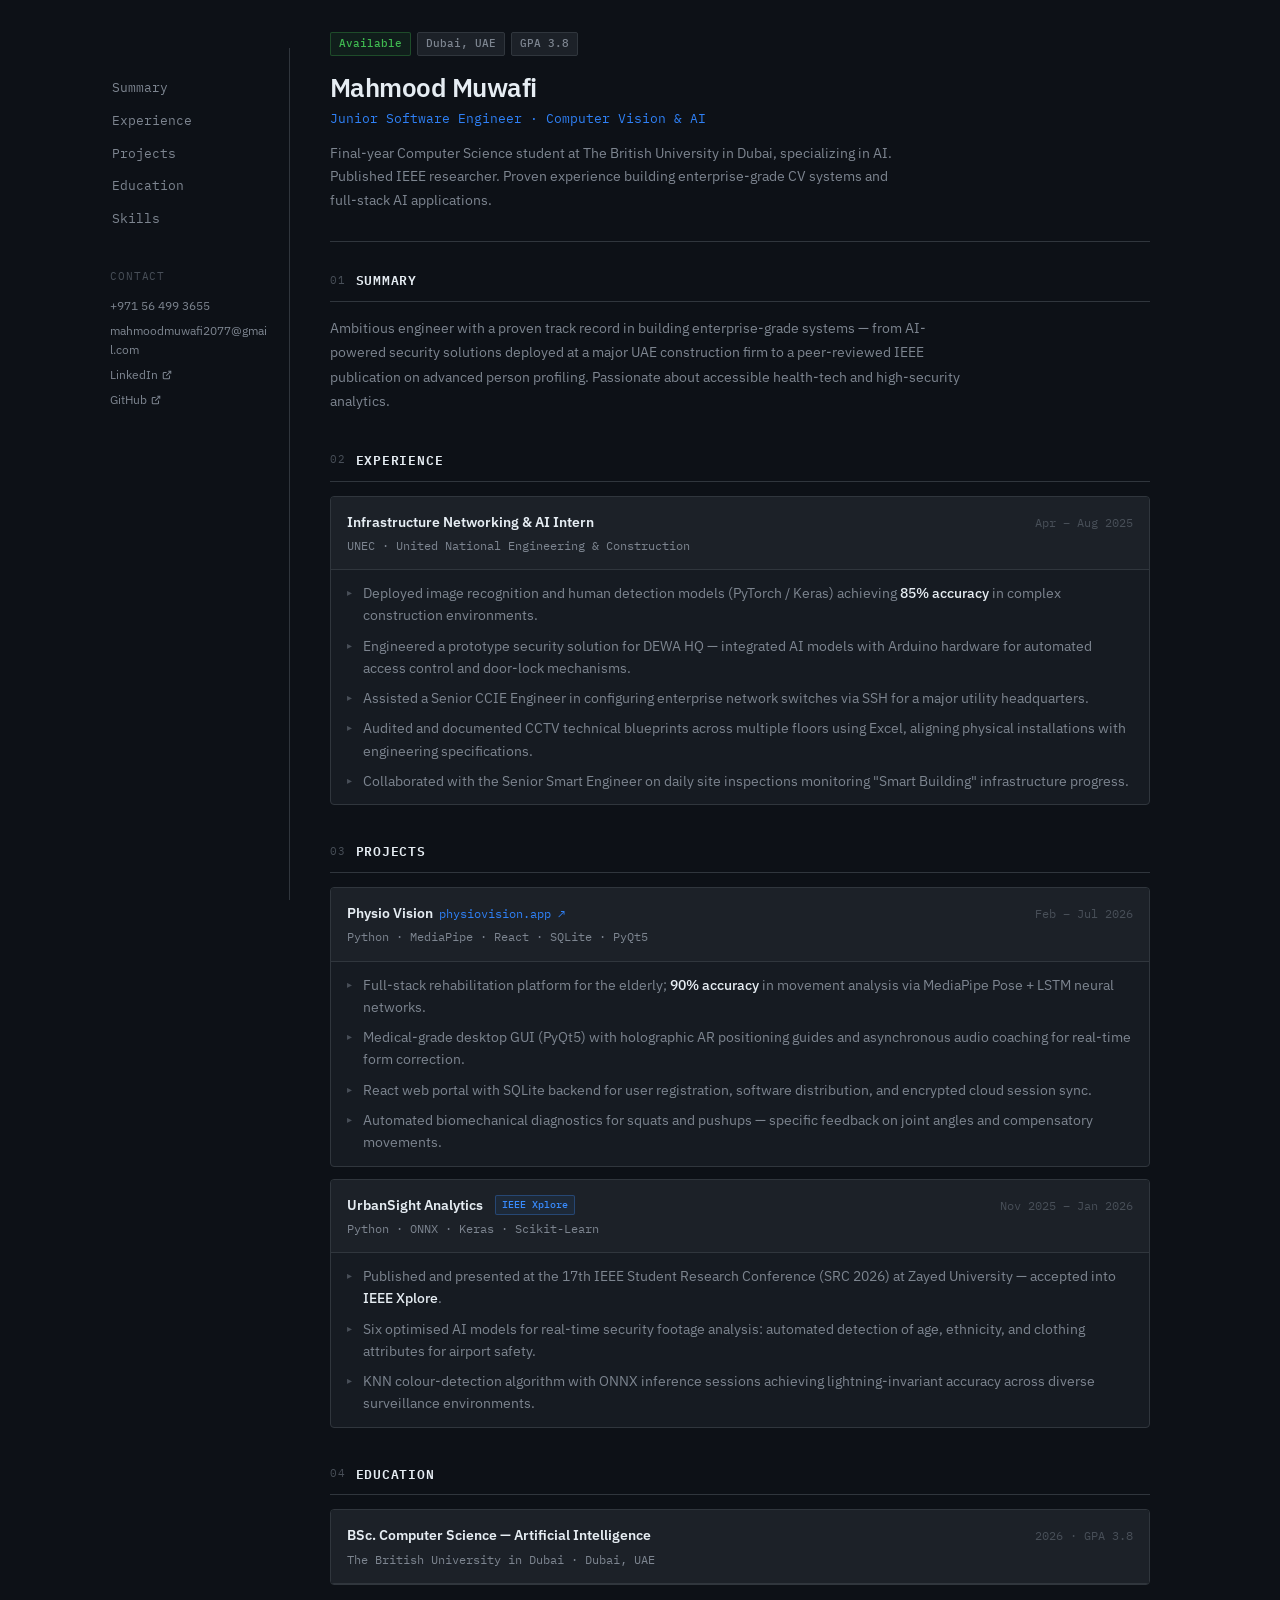
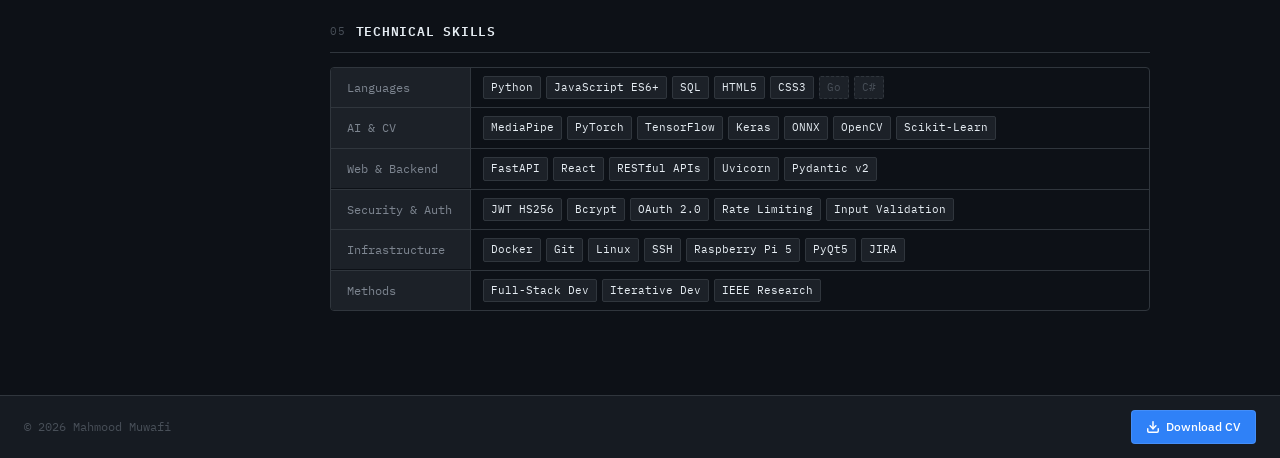
<file: index.html>
<!DOCTYPE html>
<html lang="en">
<head>
  <meta charset="UTF-8" />
  <meta name="viewport" content="width=device-width, initial-scale=1.0" />
  <title>Mahmood Muwafi — Software Engineer</title>
  <link rel="stylesheet" href="style.css" />
  <link rel="preconnect" href="https://fonts.googleapis.com" />
  <link rel="preconnect" href="https://fonts.gstatic.com" crossorigin />
  <link href="https://fonts.googleapis.com/css2?family=IBM+Plex+Mono:wght@400;500&family=IBM+Plex+Sans:wght@300;400;500;600&display=swap" rel="stylesheet" />
</head>
<body>



  <div class="layout">

    <!-- SIDEBAR -->
    <aside class="sidebar">
      <nav class="sidenav">
        <a href="#summary" class="sidenav-item">Summary</a>
        <a href="#experience" class="sidenav-item">Experience</a>
        <a href="#projects" class="sidenav-item">Projects</a>
        <a href="#education" class="sidenav-item">Education</a>
        <a href="#skills" class="sidenav-item">Skills</a>
      </nav>
      <div class="sidebar-contacts">
        <span class="sidebar-heading">Contact</span>
        <a href="tel:+971564993655" class="contact-link">+971 56 499 3655</a>
        <a href="mailto:mahmoodmuwafi2077@gmail.com" class="contact-link">mahmoodmuwafi2077@gmail.com</a>
        <a href="https://www.linkedin.com/in/mahmood-mw/" target="_blank" class="contact-link contact-ext">
          LinkedIn
          <svg width="10" height="10" viewBox="0 0 24 24" fill="none" stroke="currentColor" stroke-width="2.5"><path d="M18 13v6a2 2 0 0 1-2 2H5a2 2 0 0 1-2-2V8a2 2 0 0 1 2-2h6"/><polyline points="15 3 21 3 21 9"/><line x1="10" y1="14" x2="21" y2="3"/></svg>
        </a>
        <a href="https://github.com/wideindeed" target="_blank" class="contact-link contact-ext">
          GitHub
          <svg width="10" height="10" viewBox="0 0 24 24" fill="none" stroke="currentColor" stroke-width="2.5"><path d="M18 13v6a2 2 0 0 1-2 2H5a2 2 0 0 1-2-2V8a2 2 0 0 1 2-2h6"/><polyline points="15 3 21 3 21 9"/><line x1="10" y1="14" x2="21" y2="3"/></svg>
        </a>
      </div>
    </aside>

    <!-- MAIN CONTENT -->
    <main class="content">

      <!-- HERO -->
      <section class="hero">
        <div class="hero-meta">
          <span class="chip chip-green">Available</span>
          <span class="chip">Dubai, UAE</span>
          <span class="chip">GPA 3.8</span>
        </div>
        <h1>Mahmood Muwafi</h1>
        <p class="hero-title">Junior Software Engineer · Computer Vision &amp; AI</p>
        <p class="hero-desc">Final-year Computer Science student at The British University in Dubai, specializing in AI. Published IEEE researcher. Proven experience building enterprise-grade CV systems and full-stack AI applications.</p>
      </section>

      <hr class="divider" />

      <!-- SUMMARY -->
      <section class="section" id="summary">
        <h2 class="section-label">
          <span class="label-num">01</span>
          Summary
        </h2>
        <p class="body-text">Ambitious engineer with a proven track record in building enterprise-grade systems — from AI-powered security solutions deployed at a major UAE construction firm to a peer-reviewed IEEE publication on advanced person profiling. Passionate about accessible health-tech and high-security analytics.</p>
      </section>

      <!-- EXPERIENCE -->
      <section class="section" id="experience">
        <h2 class="section-label">
          <span class="label-num">02</span>
          Experience
        </h2>
        <div class="card">
          <div class="card-header">
            <div class="card-header-left">
              <span class="card-title">Infrastructure Networking &amp; AI Intern</span>
              <span class="card-org">UNEC · United National Engineering &amp; Construction</span>
            </div>
            <span class="card-date">Apr – Aug 2025</span>
          </div>
          <ul class="card-list">
            <li>Deployed image recognition and human detection models (PyTorch / Keras) achieving <strong>85% accuracy</strong> in complex construction environments.</li>
            <li>Engineered a prototype security solution for DEWA HQ — integrated AI models with Arduino hardware for automated access control and door-lock mechanisms.</li>
            <li>Assisted a Senior CCIE Engineer in configuring enterprise network switches via SSH for a major utility headquarters.</li>
            <li>Audited and documented CCTV technical blueprints across multiple floors using Excel, aligning physical installations with engineering specifications.</li>
            <li>Collaborated with the Senior Smart Engineer on daily site inspections monitoring "Smart Building" infrastructure progress.</li>
          </ul>
        </div>
      </section>

      <!-- PROJECTS -->
      <section class="section" id="projects">
        <h2 class="section-label">
          <span class="label-num">03</span>
          Projects
        </h2>

        <div class="card">
          <div class="card-header">
            <div class="card-header-left">
              <span class="card-title">
                Physio Vision
                <a href="https://physiovision.app" target="_blank" class="card-link">physiovision.app ↗</a>
              </span>
              <span class="card-org">Python · MediaPipe · React · SQLite · PyQt5</span>
            </div>
            <span class="card-date">Feb – Jul 2026</span>
          </div>
          <ul class="card-list">
            <li>Full-stack rehabilitation platform for the elderly; <strong>90% accuracy</strong> in movement analysis via MediaPipe Pose + LSTM neural networks.</li>
            <li>Medical-grade desktop GUI (PyQt5) with holographic AR positioning guides and asynchronous audio coaching for real-time form correction.</li>
            <li>React web portal with SQLite backend for user registration, software distribution, and encrypted cloud session sync.</li>
            <li>Automated biomechanical diagnostics for squats and pushups — specific feedback on joint angles and compensatory movements.</li>
          </ul>
        </div>

        <div class="card">
          <div class="card-header">
            <div class="card-header-left">
              <span class="card-title">
                UrbanSight Analytics
                <span class="chip chip-blue">IEEE Xplore</span>
              </span>
              <span class="card-org">Python · ONNX · Keras · Scikit-Learn</span>
            </div>
            <span class="card-date">Nov 2025 – Jan 2026</span>
          </div>
          <ul class="card-list">
            <li>Published and presented at the 17th IEEE Student Research Conference (SRC 2026) at Zayed University — accepted into <strong>IEEE Xplore</strong>.</li>
            <li>Six optimised AI models for real-time security footage analysis: automated detection of age, ethnicity, and clothing attributes for airport safety.</li>
            <li>KNN colour-detection algorithm with ONNX inference sessions achieving lightning-invariant accuracy across diverse surveillance environments.</li>
          </ul>
        </div>
      </section>

      <!-- EDUCATION -->
      <section class="section" id="education">
        <h2 class="section-label">
          <span class="label-num">04</span>
          Education
        </h2>
        <div class="card">
          <div class="card-header">
            <div class="card-header-left">
              <span class="card-title">BSc. Computer Science — Artificial Intelligence</span>
              <span class="card-org">The British University in Dubai · Dubai, UAE</span>
            </div>
            <span class="card-date">2026 · GPA 3.8</span>
          </div>
        </div>
      </section>

      <!-- SKILLS -->
      <section class="section" id="skills">
        <h2 class="section-label">
          <span class="label-num">05</span>
          Technical Skills
        </h2>
        <div class="skills-table">
          <div class="skills-row">
            <span class="skills-key">Languages</span>
            <div class="skills-val">
              <span class="tag">Python</span><span class="tag">JavaScript ES6+</span><span class="tag">SQL</span><span class="tag">HTML5</span><span class="tag">CSS3</span><span class="tag tag-dim">Go</span><span class="tag tag-dim">C#</span>
            </div>
          </div>
          <div class="skills-row">
            <span class="skills-key">AI &amp; CV</span>
            <div class="skills-val">
              <span class="tag">MediaPipe</span><span class="tag">PyTorch</span><span class="tag">TensorFlow</span><span class="tag">Keras</span><span class="tag">ONNX</span><span class="tag">OpenCV</span><span class="tag">Scikit-Learn</span>
            </div>
          </div>
          <div class="skills-row">
            <span class="skills-key">Web &amp; Backend</span>
            <div class="skills-val">
              <span class="tag">FastAPI</span><span class="tag">React</span><span class="tag">RESTful APIs</span><span class="tag">Uvicorn</span><span class="tag">Pydantic v2</span>
            </div>
          </div>
          <div class="skills-row">
            <span class="skills-key">Security &amp; Auth</span>
            <div class="skills-val">
              <span class="tag">JWT HS256</span><span class="tag">Bcrypt</span><span class="tag">OAuth 2.0</span><span class="tag">Rate Limiting</span><span class="tag">Input Validation</span>
            </div>
          </div>
          <div class="skills-row">
            <span class="skills-key">Infrastructure</span>
            <div class="skills-val">
              <span class="tag">Docker</span><span class="tag">Git</span><span class="tag">Linux</span><span class="tag">SSH</span><span class="tag">Raspberry Pi 5</span><span class="tag">PyQt5</span><span class="tag">JIRA</span>
            </div>
          </div>
          <div class="skills-row">
            <span class="skills-key">Methods</span>
            <div class="skills-val">
              <span class="tag">Full-Stack Dev</span><span class="tag">Iterative Dev</span><span class="tag">IEEE Research</span>
            </div>
          </div>
        </div>
      </section>

    </main>
  </div>

  <footer class="footer">
    <span class="footer-copy">© 2026 Mahmood Muwafi</span>
    <a class="btn-download" href="Resume2026.docx" download>
      <svg width="14" height="14" viewBox="0 0 24 24" fill="none" stroke="currentColor" stroke-width="2.5" stroke-linecap="round" stroke-linejoin="round"><path d="M21 15v4a2 2 0 0 1-2 2H5a2 2 0 0 1-2-2v-4"/><polyline points="7 10 12 15 17 10"/><line x1="12" y1="15" x2="12" y2="3"/></svg>
      Download CV
    </a>
  </footer>

</body>
</html>
</file>
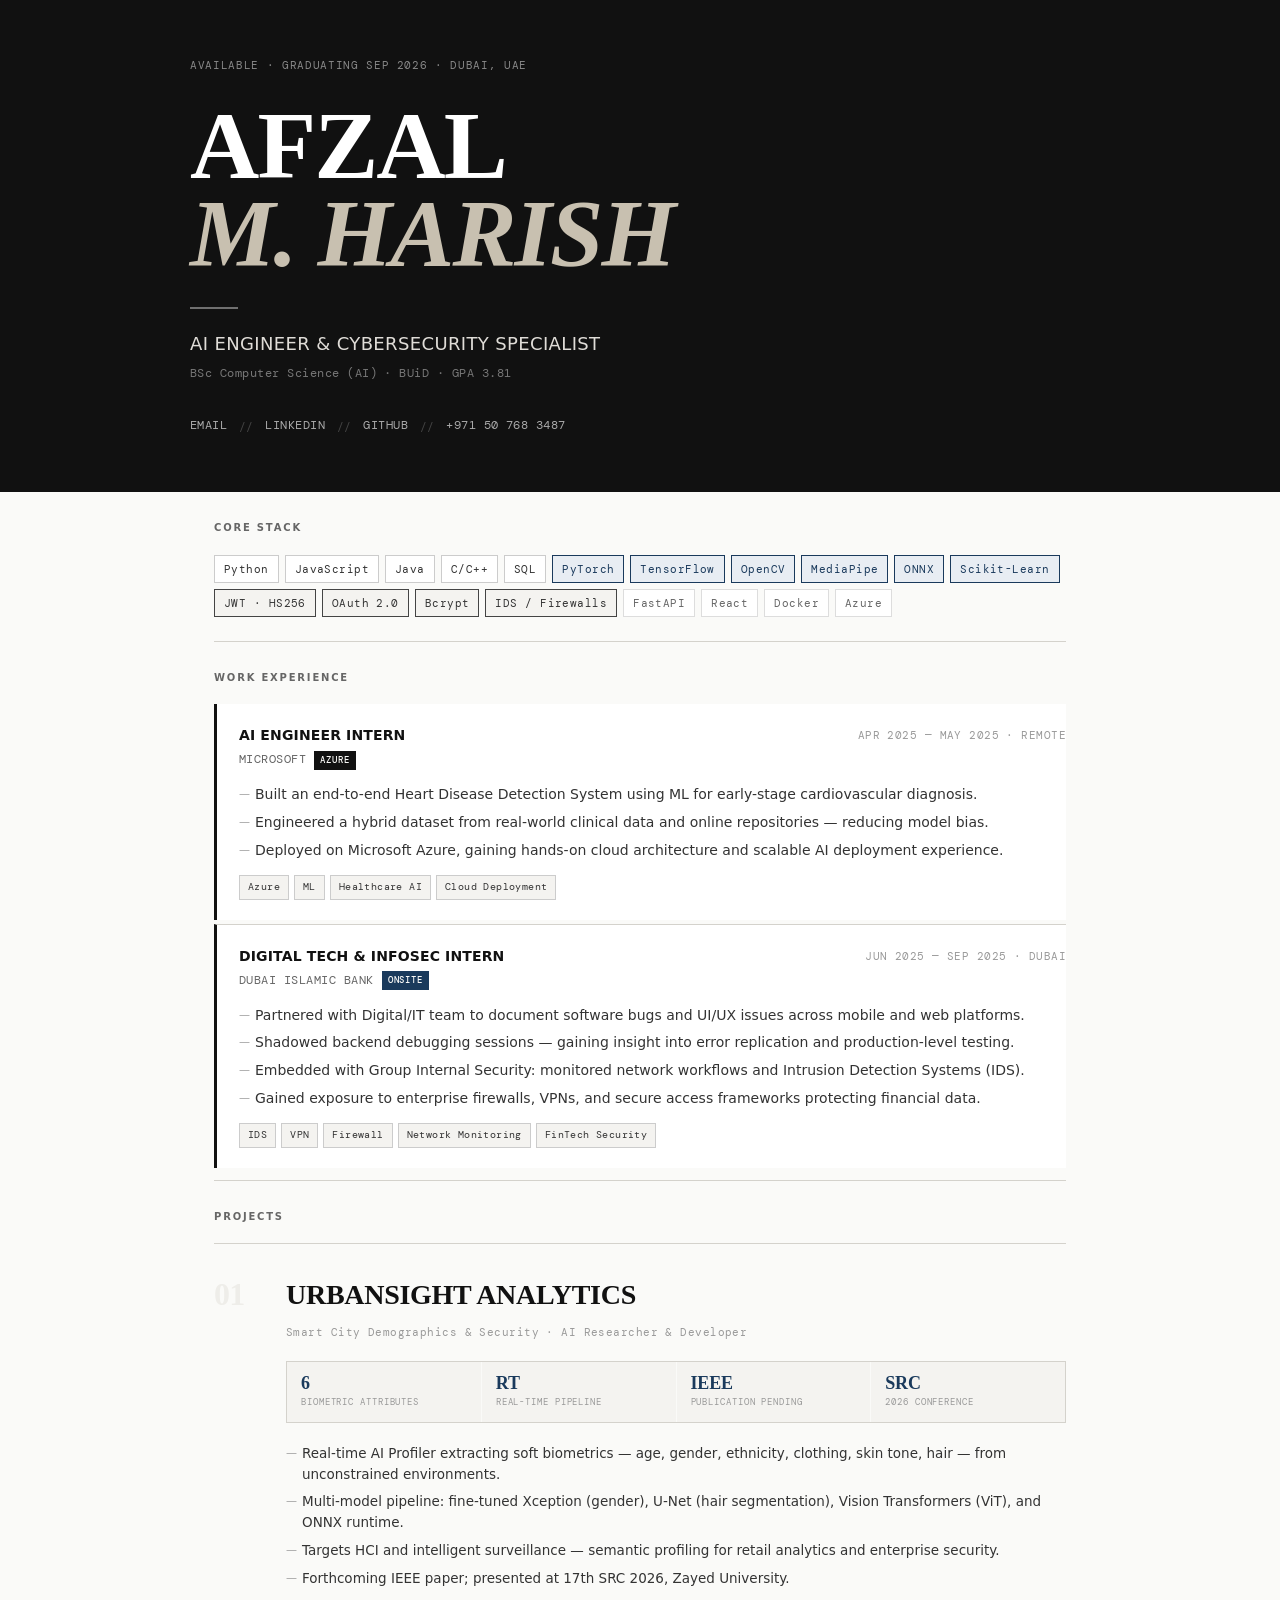
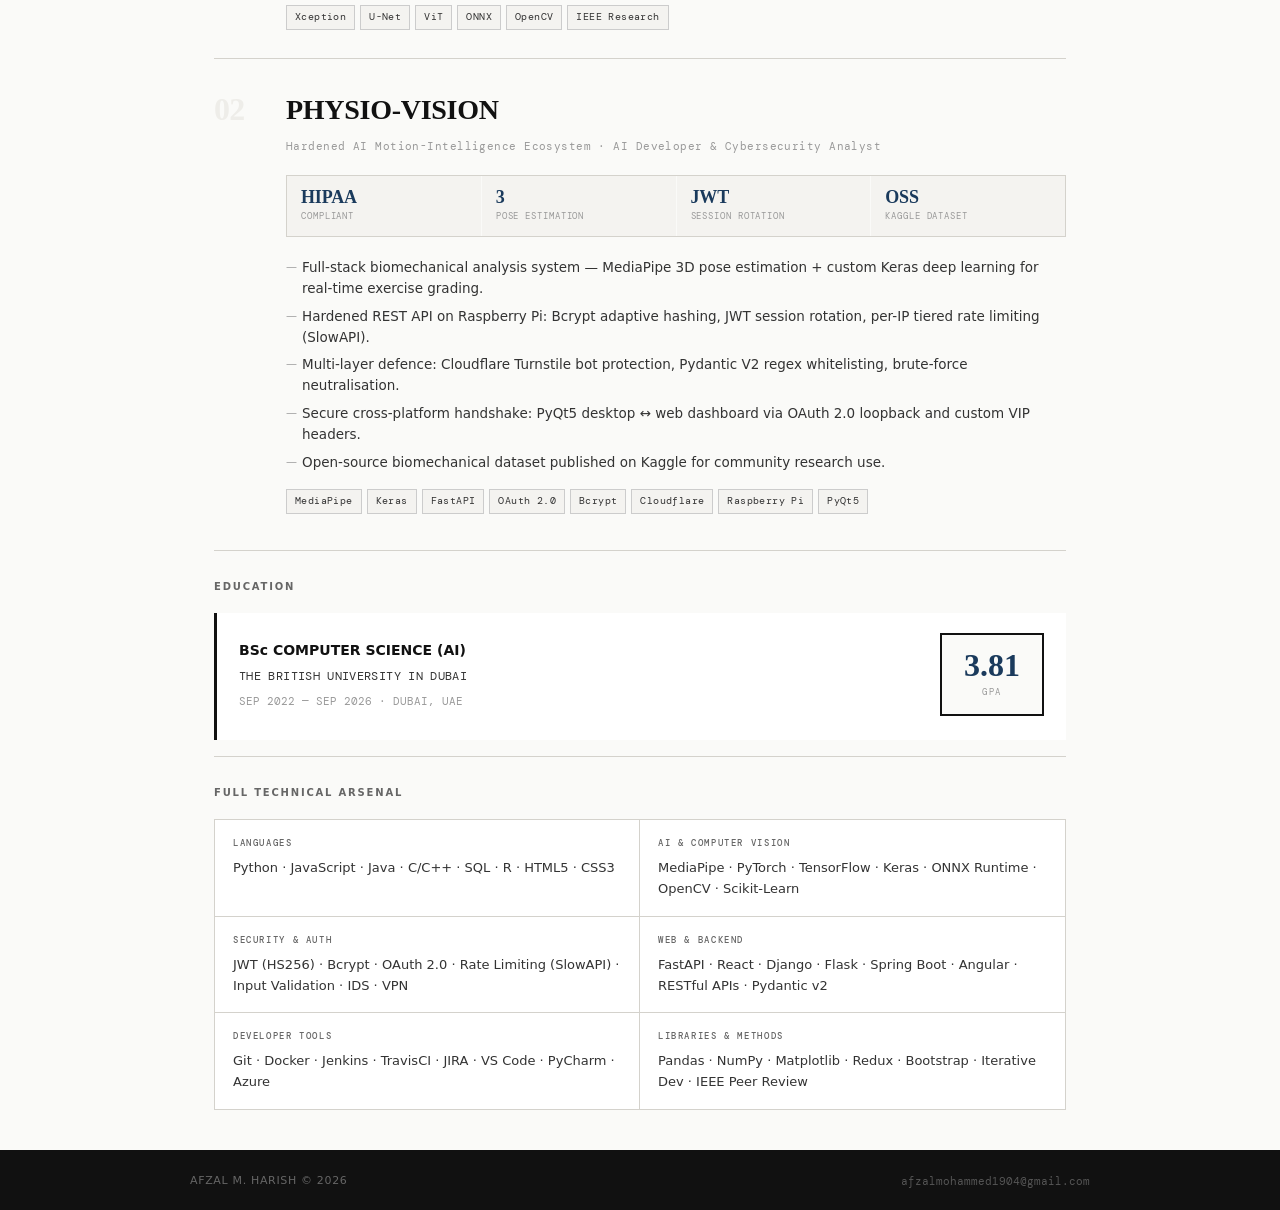
<file: index_af.html>
<!DOCTYPE html>
<html lang="en">
<head>
  <meta charset="UTF-8" />
  <meta name="viewport" content="width=device-width, initial-scale=1.0" />
  <title>AFZAL M. HARISH — AI & SECURITY ENGINEER</title>
  <link rel="preconnect" href="https://fonts.googleapis.com" />
  <link rel="preconnect" href="https://fonts.gstatic.com" crossorigin />
  <link href="https://fonts.googleapis.com/css2?family=Syncopate:wght@400;700&family=DM+Mono:wght@300;400;500&family=Space+Grotesk:wght@300;400;500;600&display=swap" rel="stylesheet" />
  <link rel="stylesheet" href="style_af.css" />
</head>
<body>


  <!-- HERO -->
  <header class="hero">
    <div class="hero__grid-overlay" aria-hidden="true"></div>
    <div class="hero__content">
      <div class="hero__status-line">
        <span class="pulse-dot"></span>
        <span>AVAILABLE · GRADUATING SEP 2026 · DUBAI, UAE</span>
      </div>
      <h1 class="hero__name">AFZAL<br/><em>M. HARISH</em></h1>
      <div class="hero__divider"></div>
      <p class="hero__title">AI ENGINEER &amp; CYBERSECURITY SPECIALIST</p>
      <p class="hero__sub">BSc Computer Science (AI) · BUiD · GPA 3.81</p>
      <div class="hero__links">
        <a href="mailto:afzalmohammed1904@gmail.com" class="hero__link">EMAIL</a>
        <span class="hero__link-sep">//</span>
        <a href="https://linkedin.com" class="hero__link">LINKEDIN</a>
        <span class="hero__link-sep">//</span>
        <a href="https://github.com" class="hero__link">GITHUB</a>
        <span class="hero__link-sep">//</span>
        <a href="tel:+971507683487" class="hero__link">+971 50 768 3487</a>
      </div>
    </div>
    <div class="hero__scan-line" aria-hidden="true"></div>
  </header>

  <main class="main-layout">

    <!-- ══════════════════ SKILLS STRIP ══════════════════ -->
    <section class="skills-strip" aria-label="Technical skills">
      <div class="section-label">CORE STACK</div>
      <div class="skills-strip__tags">
        <span class="tag tag--lang">Python</span>
        <span class="tag tag--lang">JavaScript</span>
        <span class="tag tag--lang">Java</span>
        <span class="tag tag--lang">C/C++</span>
        <span class="tag tag--lang">SQL</span>
        <span class="tag tag--ai">PyTorch</span>
        <span class="tag tag--ai">TensorFlow</span>
        <span class="tag tag--ai">OpenCV</span>
        <span class="tag tag--ai">MediaPipe</span>
        <span class="tag tag--ai">ONNX</span>
        <span class="tag tag--ai">Scikit-Learn</span>
        <span class="tag tag--sec">JWT · HS256</span>
        <span class="tag tag--sec">OAuth 2.0</span>
        <span class="tag tag--sec">Bcrypt</span>
        <span class="tag tag--sec">IDS / Firewalls</span>
        <span class="tag tag--web">FastAPI</span>
        <span class="tag tag--web">React</span>
        <span class="tag tag--web">Docker</span>
        <span class="tag tag--web">Azure</span>
      </div>
    </section>

    <div class="neon-rule"></div>

    <!-- ══════════════════ EXPERIENCE ══════════════════ -->
    <section class="section" id="experience">
      <div class="section-label">WORK EXPERIENCE</div>

      <article class="exp-block">
        <div class="exp-block__header">
          <div class="exp-block__meta">
            <span class="exp-block__role">AI ENGINEER INTERN</span>
            <span class="exp-block__company">MICROSOFT <span class="co-badge">AZURE</span></span>
          </div>
          <div class="exp-block__date">APR 2025 — MAY 2025 · REMOTE</div>
        </div>
        <ul class="exp-block__bullets">
          <li>Built an end-to-end Heart Disease Detection System using ML for early-stage cardiovascular diagnosis.</li>
          <li>Engineered a hybrid dataset from real-world clinical data and online repositories — reducing model bias.</li>
          <li>Deployed on Microsoft Azure, gaining hands-on cloud architecture and scalable AI deployment experience.</li>
        </ul>
        <div class="exp-block__tags">
          <span class="tag tag--sm">Azure</span>
          <span class="tag tag--sm">ML</span>
          <span class="tag tag--sm">Healthcare AI</span>
          <span class="tag tag--sm">Cloud Deployment</span>
        </div>
      </article>

      <article class="exp-block">
        <div class="exp-block__header">
          <div class="exp-block__meta">
            <span class="exp-block__role">DIGITAL TECH &amp; INFOSEC INTERN</span>
            <span class="exp-block__company">DUBAI ISLAMIC BANK <span class="co-badge co-badge--alt">ONSITE</span></span>
          </div>
          <div class="exp-block__date">JUN 2025 — SEP 2025 · DUBAI</div>
        </div>
        <ul class="exp-block__bullets">
          <li>Partnered with Digital/IT team to document software bugs and UI/UX issues across mobile and web platforms.</li>
          <li>Shadowed backend debugging sessions — gaining insight into error replication and production-level testing.</li>
          <li>Embedded with Group Internal Security: monitored network workflows and Intrusion Detection Systems (IDS).</li>
          <li>Gained exposure to enterprise firewalls, VPNs, and secure access frameworks protecting financial data.</li>
        </ul>
        <div class="exp-block__tags">
          <span class="tag tag--sm">IDS</span>
          <span class="tag tag--sm">VPN</span>
          <span class="tag tag--sm">Firewall</span>
          <span class="tag tag--sm">Network Monitoring</span>
          <span class="tag tag--sm">FinTech Security</span>
        </div>
      </article>
    </section>

    <div class="neon-rule"></div>

    <!-- ══════════════════ PROJECTS ══════════════════ -->
    <section class="section" id="projects">
      <div class="section-label">PROJECTS</div>

      <!-- Project 1 -->
      <article class="project-block">
        <div class="project-block__index" aria-hidden="true">01</div>
        <div class="project-block__body">
          <h2 class="project-block__title">URBANSIGHT ANALYTICS</h2>
          <p class="project-block__tagline">Smart City Demographics &amp; Security · AI Researcher &amp; Developer</p>

          <div class="project-metrics">
            <div class="metric">
              <span class="metric__val">6+</span>
              <span class="metric__key">BIOMETRIC ATTRIBUTES</span>
            </div>
            <div class="metric">
              <span class="metric__val">RT</span>
              <span class="metric__key">REAL-TIME PIPELINE</span>
            </div>
            <div class="metric">
              <span class="metric__val">IEEE</span>
              <span class="metric__key">PUBLICATION PENDING</span>
            </div>
            <div class="metric">
              <span class="metric__val">SRC</span>
              <span class="metric__key">2026 CONFERENCE</span>
            </div>
          </div>

          <ul class="project-block__bullets">
            <li>Real-time AI Profiler extracting soft biometrics — age, gender, ethnicity, clothing, skin tone, hair — from unconstrained environments.</li>
            <li>Multi-model pipeline: fine-tuned Xception (gender), U-Net (hair segmentation), Vision Transformers (ViT), and ONNX runtime.</li>
            <li>Targets HCI and intelligent surveillance — semantic profiling for retail analytics and enterprise security.</li>
            <li>Forthcoming IEEE paper; presented at 17th SRC 2026, Zayed University.</li>
          </ul>

          <div class="project-block__tags">
            <span class="tag tag--sm">Xception</span>
            <span class="tag tag--sm">U-Net</span>
            <span class="tag tag--sm">ViT</span>
            <span class="tag tag--sm">ONNX</span>
            <span class="tag tag--sm">OpenCV</span>
            <span class="tag tag--sm">IEEE Research</span>
          </div>
        </div>
      </article>

      <!-- Project 2 -->
      <article class="project-block">
        <div class="project-block__index" aria-hidden="true">02</div>
        <div class="project-block__body">
          <h2 class="project-block__title">PHYSIO-VISION</h2>
          <p class="project-block__tagline">Hardened AI Motion-Intelligence Ecosystem · AI Developer &amp; Cybersecurity Analyst</p>

          <div class="project-metrics">
            <div class="metric">
              <span class="metric__val">HIPAA</span>
              <span class="metric__key">COMPLIANT</span>
            </div>
            <div class="metric">
              <span class="metric__val">3D</span>
              <span class="metric__key">POSE ESTIMATION</span>
            </div>
            <div class="metric">
              <span class="metric__val">JWT</span>
              <span class="metric__key">SESSION ROTATION</span>
            </div>
            <div class="metric">
              <span class="metric__val">OSS</span>
              <span class="metric__key">KAGGLE DATASET</span>
            </div>
          </div>

          <ul class="project-block__bullets">
            <li>Full-stack biomechanical analysis system — MediaPipe 3D pose estimation + custom Keras deep learning for real-time exercise grading.</li>
            <li>Hardened REST API on Raspberry Pi: Bcrypt adaptive hashing, JWT session rotation, per-IP tiered rate limiting (SlowAPI).</li>
            <li>Multi-layer defence: Cloudflare Turnstile bot protection, Pydantic V2 regex whitelisting, brute-force neutralisation.</li>
            <li>Secure cross-platform handshake: PyQt5 desktop ↔ web dashboard via OAuth 2.0 loopback and custom VIP headers.</li>
            <li>Open-source biomechanical dataset published on Kaggle for community research use.</li>
          </ul>

          <div class="project-block__tags">
            <span class="tag tag--sm">MediaPipe</span>
            <span class="tag tag--sm">Keras</span>
            <span class="tag tag--sm">FastAPI</span>
            <span class="tag tag--sm">OAuth 2.0</span>
            <span class="tag tag--sm">Bcrypt</span>
            <span class="tag tag--sm">Cloudflare</span>
            <span class="tag tag--sm">Raspberry Pi</span>
            <span class="tag tag--sm">PyQt5</span>
          </div>
        </div>
      </article>
    </section>

    <div class="neon-rule"></div>

    <!-- ══════════════════ EDUCATION ══════════════════ -->
    <section class="section" id="education">
      <div class="section-label">EDUCATION</div>
      <div class="edu-block">
        <div class="edu-block__left">
          <span class="edu-block__degree">BSc COMPUTER SCIENCE (AI)</span>
          <span class="edu-block__school">THE BRITISH UNIVERSITY IN DUBAI</span>
          <span class="edu-block__dates">SEP 2022 — SEP 2026 · DUBAI, UAE</span>
        </div>
        <div class="edu-block__right">
          <div class="gpa-display">
            <span class="gpa-display__val">3.81</span>
            <span class="gpa-display__label">GPA</span>
          </div>
        </div>
      </div>
    </section>

    <div class="neon-rule"></div>

    <!-- ══════════════════ FULL TECH STACK ══════════════════ -->
    <section class="section" id="stack">
      <div class="section-label">FULL TECHNICAL ARSENAL</div>
      <div class="stack-grid">

        <div class="stack-category">
          <div class="stack-category__label">LANGUAGES</div>
          <div class="stack-category__items">Python · JavaScript · Java · C/C++ · SQL · R · HTML5 · CSS3</div>
        </div>

        <div class="stack-category">
          <div class="stack-category__label">AI &amp; COMPUTER VISION</div>
          <div class="stack-category__items">MediaPipe · PyTorch · TensorFlow · Keras · ONNX Runtime · OpenCV · Scikit-Learn</div>
        </div>

        <div class="stack-category">
          <div class="stack-category__label">SECURITY &amp; AUTH</div>
          <div class="stack-category__items">JWT (HS256) · Bcrypt · OAuth 2.0 · Rate Limiting (SlowAPI) · Input Validation · IDS · VPN</div>
        </div>

        <div class="stack-category">
          <div class="stack-category__label">WEB &amp; BACKEND</div>
          <div class="stack-category__items">FastAPI · React · Django · Flask · Spring Boot · Angular · RESTful APIs · Pydantic v2</div>
        </div>

        <div class="stack-category">
          <div class="stack-category__label">DEVELOPER TOOLS</div>
          <div class="stack-category__items">Git · Docker · Jenkins · TravisCI · JIRA · VS Code · PyCharm · Azure</div>
        </div>

        <div class="stack-category">
          <div class="stack-category__label">LIBRARIES &amp; METHODS</div>
          <div class="stack-category__items">Pandas · NumPy · Matplotlib · Redux · Bootstrap · Iterative Dev · IEEE Peer Review</div>
        </div>

      </div>
    </section>

  </main>

  <!-- FOOTER -->
  <footer class="footer">
    <div class="footer__inner">
      <span class="footer__name">AFZAL M. HARISH © 2026</span>
      <span class="footer__contact">afzalmohammed1904@gmail.com</span>
    </div>
  </footer>

  <script src="main_af.js"></script>
</body>
</html>
</file>
<file: style.css>
/* ── Reset ── */
*, *::before, *::after { box-sizing: border-box; margin: 0; padding: 0; }

/* ── Variables: Dark Slate IDE Theme ── */
:root {
  --bg:          #0d1117;
  --bg-raised:   #161b22;
  --bg-overlay:  #1c2128;
  --border:      #30363d;
  --border-hi:   #484f58;

  --text:        #e6edf3;
  --text-muted:  #7d8590;
  --text-dim:    #484f58;

  --accent:      #2f81f7;
  --accent-dim:  #1f6feb;
  --green:       #3fb950;
  --blue-chip:   #388bfd;

  --font-sans:   'IBM Plex Sans', 'Segoe UI', system-ui, sans-serif;
  --font-mono:   'IBM Plex Mono', 'Fira Code', 'Cascadia Code', monospace;

  --max:         1100px;
  --sidebar-w:   200px;
}

html { scroll-behavior: smooth; }

body {
  background: var(--bg);
  color: var(--text);
  font-family: var(--font-sans);
  font-size: 14px;
  line-height: 1.6;
  -webkit-font-smoothing: antialiased;
}

/* ── Nav ── */
.nav {
  position: sticky;
  top: 0;
  z-index: 200;
  background: var(--bg-raised);
  border-bottom: 1px solid var(--border);
  display: flex;
  align-items: center;
  justify-content: space-between;
  height: 48px;
  padding: 0 24px;
}

.nav-left {
  display: flex;
  align-items: center;
  gap: 6px;
  font-family: var(--font-mono);
  font-size: 13px;
}

.nav-badge {
  color: var(--green);
  font-size: 10px;
  line-height: 1;
}

.nav-name {
  color: var(--text);
  font-weight: 500;
}

.nav-role {
  color: var(--text-muted);
  font-weight: 400;
}

/* ── Download Button ── */
.btn-download {
  display: inline-flex;
  align-items: center;
  gap: 6px;
  background: var(--accent);
  color: #fff;
  text-decoration: none;
  font-size: 12px;
  font-weight: 500;
  padding: 6px 14px;
  border-radius: 4px;
  border: 1px solid rgba(255,255,255,0.1);
  white-space: nowrap;
  font-family: var(--font-sans);
}
.btn-download:hover {
  background: var(--accent-dim);
}

/* ── Two-column layout ── */
.layout {
  display: grid;
  grid-template-columns: var(--sidebar-w) 1fr;
  max-width: var(--max);
  margin: 0 auto;
  min-height: calc(100vh - 48px);
}

/* ── Sidebar ── */
.sidebar {
  border-right: 1px solid var(--border);
  padding: 24px 0;
  position: sticky;
  top: 48px;
  height: calc(100vh - 48px);
  overflow-y: auto;
  display: flex;
  flex-direction: column;
  gap: 32px;
}

.sidenav {
  display: flex;
  flex-direction: column;
}

.sidenav-item {
  display: block;
  padding: 6px 20px;
  font-size: 13px;
  color: var(--text-muted);
  text-decoration: none;
  border-left: 2px solid transparent;
  font-family: var(--font-mono);
}
.sidenav-item:hover {
  color: var(--text);
  border-left-color: var(--border-hi);
  background: var(--bg-overlay);
}

.sidebar-contacts {
  padding: 0 20px;
  display: flex;
  flex-direction: column;
  gap: 6px;
}

.sidebar-heading {
  font-size: 11px;
  font-family: var(--font-mono);
  color: var(--text-dim);
  text-transform: uppercase;
  letter-spacing: 0.08em;
  margin-bottom: 4px;
}

.contact-link {
  font-size: 12px;
  color: var(--text-muted);
  text-decoration: none;
  word-break: break-all;
  display: flex;
  align-items: center;
  gap: 4px;
}
.contact-link:hover { color: var(--accent); }

/* ── Main Content ── */
.content {
  padding: 32px 40px 48px;
  min-width: 0;
}

/* ── Hero ── */
.hero {
  padding-bottom: 28px;
}

.hero-meta {
  display: flex;
  flex-wrap: wrap;
  gap: 6px;
  margin-bottom: 16px;
}

.hero h1 {
  font-size: 26px;
  font-weight: 600;
  letter-spacing: -0.02em;
  line-height: 1.2;
  color: var(--text);
  margin-bottom: 6px;
}

.hero-title {
  font-family: var(--font-mono);
  font-size: 13px;
  color: var(--accent);
  margin-bottom: 12px;
}

.hero-desc {
  font-size: 14px;
  color: var(--text-muted);
  max-width: 580px;
  line-height: 1.7;
}

/* ── Chips / Badges ── */
.chip {
  display: inline-flex;
  align-items: center;
  gap: 4px;
  font-family: var(--font-mono);
  font-size: 11px;
  font-weight: 500;
  padding: 2px 8px;
  border-radius: 2px;
  border: 1px solid var(--border);
  color: var(--text-muted);
  background: var(--bg-overlay);
}
.chip-green {
  color: var(--green);
  border-color: rgba(63,185,80,0.3);
  background: rgba(63,185,80,0.08);
}
.chip-blue {
  color: var(--blue-chip);
  border-color: rgba(56,139,253,0.3);
  background: rgba(56,139,253,0.08);
  font-size: 10px;
  padding: 1px 6px;
  vertical-align: middle;
  margin-left: 6px;
}

/* ── Divider ── */
.divider {
  border: none;
  border-top: 1px solid var(--border);
  margin: 0 0 28px;
}

/* ── Sections ── */
.section {
  margin-bottom: 36px;
}

.section-label {
  display: flex;
  align-items: center;
  gap: 10px;
  font-size: 13px;
  font-weight: 600;
  font-family: var(--font-mono);
  color: var(--text);
  text-transform: uppercase;
  letter-spacing: 0.06em;
  margin-bottom: 14px;
  padding-bottom: 10px;
  border-bottom: 1px solid var(--border);
}

.label-num {
  font-size: 11px;
  color: var(--text-dim);
  font-weight: 400;
}

.body-text {
  font-size: 14px;
  color: var(--text-muted);
  line-height: 1.75;
  max-width: 640px;
}

/* ── Cards ── */
.card {
  border: 1px solid var(--border);
  border-radius: 4px;
  background: var(--bg-raised);
  margin-bottom: 12px;
  overflow: hidden;
}
.card:last-child { margin-bottom: 0; }

.card-header {
  display: flex;
  justify-content: space-between;
  align-items: flex-start;
  gap: 16px;
  padding: 14px 16px;
  border-bottom: 1px solid var(--border);
  background: var(--bg-overlay);
  flex-wrap: wrap;
}

.card-header-left { display: flex; flex-direction: column; gap: 3px; }

.card-title {
  font-size: 14px;
  font-weight: 600;
  color: var(--text);
  display: flex;
  align-items: center;
  flex-wrap: wrap;
  gap: 6px;
}

.card-link {
  font-size: 12px;
  font-weight: 400;
  color: var(--accent);
  text-decoration: none;
  font-family: var(--font-mono);
}
.card-link:hover { text-decoration: underline; }

.card-org {
  font-size: 12px;
  color: var(--text-muted);
  font-family: var(--font-mono);
}

.card-date {
  font-size: 12px;
  color: var(--text-dim);
  white-space: nowrap;
  flex-shrink: 0;
  font-family: var(--font-mono);
  padding-top: 2px;
}

.card-list {
  list-style: none;
  padding: 12px 16px;
  display: flex;
  flex-direction: column;
  gap: 8px;
}

.card-list li {
  font-size: 13.5px;
  color: var(--text-muted);
  padding-left: 16px;
  position: relative;
  line-height: 1.65;
}

.card-list li::before {
  content: '▸';
  position: absolute;
  left: 0;
  color: var(--text-dim);
  font-size: 10px;
  top: 3px;
}

.card-list strong {
  color: var(--text);
  font-weight: 500;
}

/* ── Skills Table ── */
.skills-table {
  border: 1px solid var(--border);
  border-radius: 4px;
  overflow: hidden;
}

.skills-row {
  display: grid;
  grid-template-columns: 140px 1fr;
  align-items: start;
  gap: 0;
  border-bottom: 1px solid var(--border);
}
.skills-row:last-child { border-bottom: none; }

.skills-key {
  font-size: 12px;
  font-family: var(--font-mono);
  color: var(--text-muted);
  padding: 10px 16px;
  background: var(--bg-overlay);
  border-right: 1px solid var(--border);
  display: flex;
  align-items: flex-start;
  white-space: nowrap;
}

.skills-val {
  padding: 8px 12px;
  display: flex;
  flex-wrap: wrap;
  gap: 5px;
  align-content: flex-start;
}

/* ── Tags ── */
.tag {
  font-family: var(--font-mono);
  font-size: 11px;
  color: var(--text);
  background: var(--bg-overlay);
  border: 1px solid var(--border);
  border-radius: 2px;
  padding: 2px 7px;
}
.tag-dim {
  color: var(--text-dim);
  border-style: dashed;
}

/* ── Footer ── */
.footer {
  border-top: 1px solid var(--border);
  background: var(--bg-raised);
  display: flex;
  align-items: center;
  justify-content: space-between;
  padding: 14px 24px;
  flex-wrap: wrap;
  gap: 10px;
}

.footer-copy {
  font-size: 12px;
  font-family: var(--font-mono);
  color: var(--text-dim);
}

/* ── Responsive ── */
@media (max-width: 768px) {
  .layout {
    grid-template-columns: 1fr;
  }

  .sidebar {
    position: static;
    height: auto;
    border-right: none;
    border-bottom: 1px solid var(--border);
    flex-direction: row;
    flex-wrap: wrap;
    padding: 12px 16px;
    gap: 16px;
  }

  .sidenav {
    flex-direction: row;
    flex-wrap: wrap;
    gap: 2px;
  }

  .sidenav-item {
    border-left: none;
    border-bottom: 2px solid transparent;
    padding: 4px 10px;
    border-radius: 3px;
  }
  .sidenav-item:hover {
    border-left-color: transparent;
    border-bottom-color: var(--border-hi);
  }

  .sidebar-contacts {
    flex-direction: row;
    flex-wrap: wrap;
    gap: 8px 16px;
    padding: 0;
    align-items: center;
  }

  .sidebar-heading { display: none; }

  .content {
    padding: 20px 16px 40px;
  }

  .skills-row {
    grid-template-columns: 100px 1fr;
  }

  .card-header {
    flex-direction: column;
    gap: 6px;
  }

  .nav-role { display: none; }
}

@media (max-width: 480px) {
  .skills-row {
    grid-template-columns: 1fr;
  }
  .skills-key {
    border-right: none;
    border-bottom: 1px solid var(--border);
    padding: 8px 12px;
  }
}
</file>
<file: style_af.css>
/* ═══════════════════════════════════════════
   AFZAL M. HARISH — PROFESSIONAL PORTFOLIO
   Direct. Authoritative. Suit and tie.
═══════════════════════════════════════════ */

/* ── VARIABLES ── */
:root {
  --bg:         #fafaf8;
  --bg-2:       #f4f3f0;
  --bg-3:       #eeede9;
  --ink:        #111111;
  --ink-2:      #333333;
  --ink-3:      #666666;
  --ink-4:      #999999;
  --accent:     #1a3a5c;       /* deep navy — the one colour that carries authority */
  --accent-lt:  #e8edf3;
  --rule:       1px solid #d4d2cc;
  --rule-heavy: 2px solid #111111;

  --font-display: 'Playfair Display', Georgia, serif;
  --font-mono:    'DM Mono', 'Courier New', monospace;
  --font-body:    'Inter', system-ui, -apple-system, sans-serif;

  --sticky-h: 54px;
  --max-w:    900px;
}

/* ── RESET ── */
*, *::before, *::after { box-sizing: border-box; margin: 0; padding: 0; }
html { scroll-behavior: smooth; }
body {
  background: var(--bg);
  color: var(--ink);
  font-family: var(--font-body);
  font-size: 15px;
  line-height: 1.65;
  -webkit-font-smoothing: antialiased;
  padding-top: 0;
}
a { color: inherit; text-decoration: none; }
ul { list-style: none; }
em { font-style: italic; color: inherit; }

/* ─────────────────────────────────────────
   STICKY BAR
───────────────────────────────────────── */
.sticky-bar {
  position: fixed;
  top: 0; left: 0; right: 0;
  height: var(--sticky-h);
  background: var(--bg);
  border-bottom: var(--rule-heavy);
  display: flex;
  align-items: center;
  justify-content: space-between;
  padding: 0 24px;
  z-index: 1000;
}
.sticky-bar__label {
  font-family: var(--font-body);
  font-size: 13px;
  font-weight: 600;
  letter-spacing: 0.04em;
  color: var(--ink);
}
.sticky-bar__btn {
  display: inline-flex;
  align-items: center;
  justify-content: center;
  background: var(--ink);
  color: var(--bg);
  font-family: var(--font-body);
  font-size: 12px;
  font-weight: 600;
  letter-spacing: 0.06em;
  padding: 0 24px;
  height: 36px;
  cursor: pointer;
  transition: background 0.15s, color 0.15s;
  min-height: 40px;
  white-space: nowrap;
}
.sticky-bar__btn:hover {
  background: var(--accent);
}

/* ─────────────────────────────────────────
   HERO
───────────────────────────────────────── */
.hero {
  background: var(--ink);
  color: var(--bg);
  padding: 56px 24px 52px;
  border-bottom: var(--rule-heavy);
}
.hero__content { max-width: var(--max-w); margin: 0 auto; }

.hero__status-line {
  font-family: var(--font-mono);
  font-size: 11px;
  letter-spacing: 0.06em;
  color: #888;
  margin-bottom: 28px;
}

.hero__name {
  font-family: var(--font-display);
  font-size: clamp(54px, 12vw, 96px);
  font-weight: 900;
  line-height: 0.92;
  letter-spacing: -0.02em;
  color: #fff;
  margin-bottom: 28px;
}
.hero__name em {
  color: #c8c0b0; /* warm parchment — the single decorative touch */
  font-style: italic;
}

.hero__divider {
  width: 48px;
  height: 2px;
  background: #fff;
  margin-bottom: 20px;
  opacity: 0.4;
}

.hero__title {
  font-family: var(--font-body);
  font-size: clamp(14px, 3vw, 18px);
  font-weight: 400;
  letter-spacing: 0.02em;
  color: #e0ddd8;
  margin-bottom: 6px;
}
.hero__sub {
  font-family: var(--font-mono);
  font-size: 12px;
  color: #777;
  letter-spacing: 0.04em;
  margin-bottom: 32px;
}

.hero__links {
  display: flex;
  flex-wrap: wrap;
  align-items: center;
  gap: 6px 0;
}
.hero__link {
  font-family: var(--font-mono);
  font-size: 12px;
  letter-spacing: 0.04em;
  color: #aaa;
  border-bottom: 1px solid transparent;
  transition: color 0.15s, border-color 0.15s;
  padding-bottom: 1px;
}
.hero__link:hover {
  color: #fff;
  border-bottom-color: rgba(255,255,255,0.3);
}
.hero__link-sep {
  color: #444;
  font-family: var(--font-mono);
  font-size: 11px;
  padding: 0 12px;
}

/* ─────────────────────────────────────────
   LAYOUT
───────────────────────────────────────── */
.main-layout {
  max-width: var(--max-w);
  margin: 0 auto;
  padding: 0 24px;
}

/* ── Divider ── */
.neon-rule {
  height: 1px;
  background: #d4d2cc;
  margin: 0;
}

/* ─────────────────────────────────────────
   SECTION LABEL
───────────────────────────────────────── */
.section-label {
  font-family: var(--font-body);
  font-size: 10px;
  font-weight: 600;
  letter-spacing: 0.18em;
  color: var(--ink-3);
  padding: 28px 0 18px;
  text-transform: uppercase;
}

/* ─────────────────────────────────────────
   SKILLS STRIP
───────────────────────────────────────── */
.skills-strip { padding-bottom: 24px; }
.skills-strip__tags {
  display: flex;
  flex-wrap: wrap;
  gap: 6px;
}

/* ── TAG SYSTEM ── */
.tag {
  font-family: var(--font-mono);
  font-size: 11px;
  letter-spacing: 0.04em;
  padding: 4px 9px;
  border: 1px solid;
  display: inline-block;
}
.tag--lang { border-color: #ccc; color: var(--ink-2); background: #fff; }
.tag--ai   { border-color: var(--accent); color: var(--accent); background: var(--accent-lt); }
.tag--sec  { border-color: #444; color: var(--ink-2); background: var(--bg-2); }
.tag--web  { border-color: #ddd; color: var(--ink-3); background: #fff; }
.tag--sm {
  font-size: 10px;
  padding: 3px 8px;
  border-color: #ccc;
  color: var(--ink-2);
  background: var(--bg-2);
}

/* ─────────────────────────────────────────
   SECTION
───────────────────────────────────────── */
.section { padding-bottom: 8px; }

/* ─────────────────────────────────────────
   EXPERIENCE BLOCKS
───────────────────────────────────────── */
.exp-block {
  border-left: 3px solid var(--ink);
  padding: 20px 0 20px 22px;
  margin-bottom: 4px;
  background: #fff;
}
.exp-block + .exp-block {
  margin-top: 4px;
  border-top: var(--rule);
}

.exp-block__header {
  display: flex;
  flex-direction: column;
  gap: 4px;
  margin-bottom: 14px;
}
@media (min-width: 600px) {
  .exp-block__header {
    flex-direction: row;
    justify-content: space-between;
    align-items: flex-start;
  }
}

.exp-block__meta { display: flex; flex-direction: column; gap: 3px; }

.exp-block__role {
  font-family: var(--font-body);
  font-size: 14px;
  font-weight: 600;
  letter-spacing: 0.01em;
  color: var(--ink);
}
.exp-block__company {
  font-family: var(--font-mono);
  font-size: 12px;
  color: var(--ink-3);
  letter-spacing: 0.04em;
  display: flex;
  align-items: center;
  gap: 8px;
}
.exp-block__date {
  font-family: var(--font-mono);
  font-size: 11px;
  color: var(--ink-4);
  letter-spacing: 0.04em;
  white-space: nowrap;
  padding-top: 2px;
}

.co-badge {
  display: inline-block;
  background: var(--ink);
  color: var(--bg);
  font-family: var(--font-mono);
  font-size: 9px;
  font-weight: 500;
  letter-spacing: 0.1em;
  padding: 2px 6px;
}
.co-badge--alt {
  background: var(--accent);
}

.exp-block__bullets {
  display: flex;
  flex-direction: column;
  gap: 6px;
  margin-bottom: 14px;
}
.exp-block__bullets li {
  position: relative;
  padding-left: 16px;
  font-size: 14px;
  color: var(--ink-2);
  line-height: 1.55;
}
.exp-block__bullets li::before {
  content: '—';
  position: absolute;
  left: 0;
  color: var(--ink-4);
  font-size: 11px;
  top: 4px;
  line-height: 1;
}

.exp-block__tags { display: flex; flex-wrap: wrap; gap: 5px; }

/* ─────────────────────────────────────────
   PROJECT BLOCKS
───────────────────────────────────────── */
.project-block {
  display: grid;
  grid-template-columns: 52px 1fr;
  gap: 0 20px;
  border-top: var(--rule);
  padding: 28px 0;
}

.project-block__index {
  font-family: var(--font-display);
  font-size: 32px;
  font-weight: 700;
  color: var(--bg-3);
  line-height: 1;
  padding-top: 6px;
  letter-spacing: -0.02em;
  user-select: none;
}

.project-block__title {
  font-family: var(--font-display);
  font-size: clamp(20px, 4.5vw, 28px);
  font-weight: 700;
  letter-spacing: -0.01em;
  color: var(--ink);
  margin-bottom: 4px;
}
.project-block__tagline {
  font-family: var(--font-mono);
  font-size: 11px;
  color: var(--ink-4);
  letter-spacing: 0.04em;
  margin-bottom: 20px;
}

/* ── PROJECT METRICS ── */
.project-metrics {
  display: grid;
  grid-template-columns: 1fr 1fr;
  gap: 1px;
  background: var(--rule);
  border: 1px solid #d4d2cc;
  margin-bottom: 20px;
}
@media (min-width: 480px) {
  .project-metrics { grid-template-columns: repeat(4, 1fr); }
}

.metric {
  background: var(--bg-2);
  padding: 12px 14px;
  display: flex;
  flex-direction: column;
  gap: 3px;
}
.metric__val {
  font-family: var(--font-display);
  font-size: 18px;
  font-weight: 700;
  color: var(--accent);
  letter-spacing: -0.01em;
  line-height: 1;
}
.metric__key {
  font-family: var(--font-mono);
  font-size: 9px;
  color: var(--ink-4);
  letter-spacing: 0.1em;
  text-transform: uppercase;
}

.project-block__bullets {
  display: flex;
  flex-direction: column;
  gap: 7px;
  margin-bottom: 16px;
}
.project-block__bullets li {
  position: relative;
  padding-left: 16px;
  font-size: 13.5px;
  color: var(--ink-2);
  line-height: 1.55;
}
.project-block__bullets li::before {
  content: '—';
  position: absolute;
  left: 0;
  color: var(--ink-4);
  font-size: 11px;
  top: 4px;
  line-height: 1;
}

.project-block__tags { display: flex; flex-wrap: wrap; gap: 5px; }

/* ─────────────────────────────────────────
   EDUCATION
───────────────────────────────────────── */
.edu-block {
  display: flex;
  flex-direction: column;
  gap: 20px;
  padding: 20px 22px 24px;
  border-left: 3px solid var(--ink);
  background: #fff;
  margin-bottom: 8px;
}
@media (min-width: 480px) {
  .edu-block {
    flex-direction: row;
    align-items: center;
    justify-content: space-between;
  }
}

.edu-block__left { display: flex; flex-direction: column; gap: 5px; }
.edu-block__degree {
  font-family: var(--font-body);
  font-size: 14px;
  font-weight: 600;
  color: var(--ink);
}
.edu-block__school {
  font-family: var(--font-mono);
  font-size: 12px;
  color: var(--ink-2);
  letter-spacing: 0.03em;
}
.edu-block__dates {
  font-family: var(--font-mono);
  font-size: 11px;
  color: var(--ink-4);
}

.gpa-display {
  display: flex;
  flex-direction: column;
  align-items: center;
  border: 2px solid var(--ink);
  padding: 14px 22px;
  background: var(--bg);
  min-width: 90px;
}
.gpa-display__val {
  font-family: var(--font-display);
  font-size: 32px;
  font-weight: 700;
  color: var(--accent);
  line-height: 1;
}
.gpa-display__label {
  font-family: var(--font-mono);
  font-size: 9px;
  color: var(--ink-4);
  letter-spacing: 0.2em;
  margin-top: 4px;
  text-transform: uppercase;
}

/* ─────────────────────────────────────────
   STACK GRID
───────────────────────────────────────── */
.stack-grid {
  display: grid;
  grid-template-columns: 1fr;
  border: 1px solid #d4d2cc;
  margin-bottom: 32px;
}
@media (min-width: 600px) {
  .stack-grid { grid-template-columns: 1fr 1fr; }
}

.stack-category {
  padding: 16px 18px;
  border-bottom: 1px solid #d4d2cc;
  background: #fff;
}
.stack-category:last-child { border-bottom: none; }
@media (min-width: 600px) {
  .stack-category:nth-last-child(-n+2) { border-bottom: none; }
  .stack-category:nth-child(odd) { border-right: 1px solid #d4d2cc; }
}

.stack-category__label {
  font-family: var(--font-mono);
  font-size: 9px;
  font-weight: 500;
  letter-spacing: 0.18em;
  color: var(--ink-3);
  text-transform: uppercase;
  margin-bottom: 7px;
}
.stack-category__items {
  font-family: var(--font-body);
  font-size: 13px;
  color: var(--ink-2);
  line-height: 1.6;
}

/* ─────────────────────────────────────────
   FOOTER
───────────────────────────────────────── */
.footer {
  border-top: var(--rule-heavy);
  padding: 20px 24px;
  background: var(--ink);
}
.footer__inner {
  max-width: var(--max-w);
  margin: 0 auto;
  display: flex;
  flex-direction: column;
  gap: 4px;
}
@media (min-width: 600px) {
  .footer__inner {
    flex-direction: row;
    justify-content: space-between;
    align-items: center;
  }
}
.footer__name {
  font-family: var(--font-body);
  font-size: 11px;
  letter-spacing: 0.06em;
  color: #666;
}
.footer__contact {
  font-family: var(--font-mono);
  font-size: 11px;
  color: #555;
}

/* ─────────────────────────────────────────
   MOBILE
───────────────────────────────────────── */
@media (max-width: 400px) {
  .hero__name { font-size: 48px; }
  .sticky-bar__label { display: none; }
  .sticky-bar__btn { padding: 0 16px; }
  .project-block { grid-template-columns: 1fr; }
  .project-block__index { font-size: 20px; }
}

/* ─────────────────────────────────────────
   ACCESSIBILITY
───────────────────────────────────────── */
:focus-visible {
  outline: 2px solid var(--accent);
  outline-offset: 3px;
}
</file>
